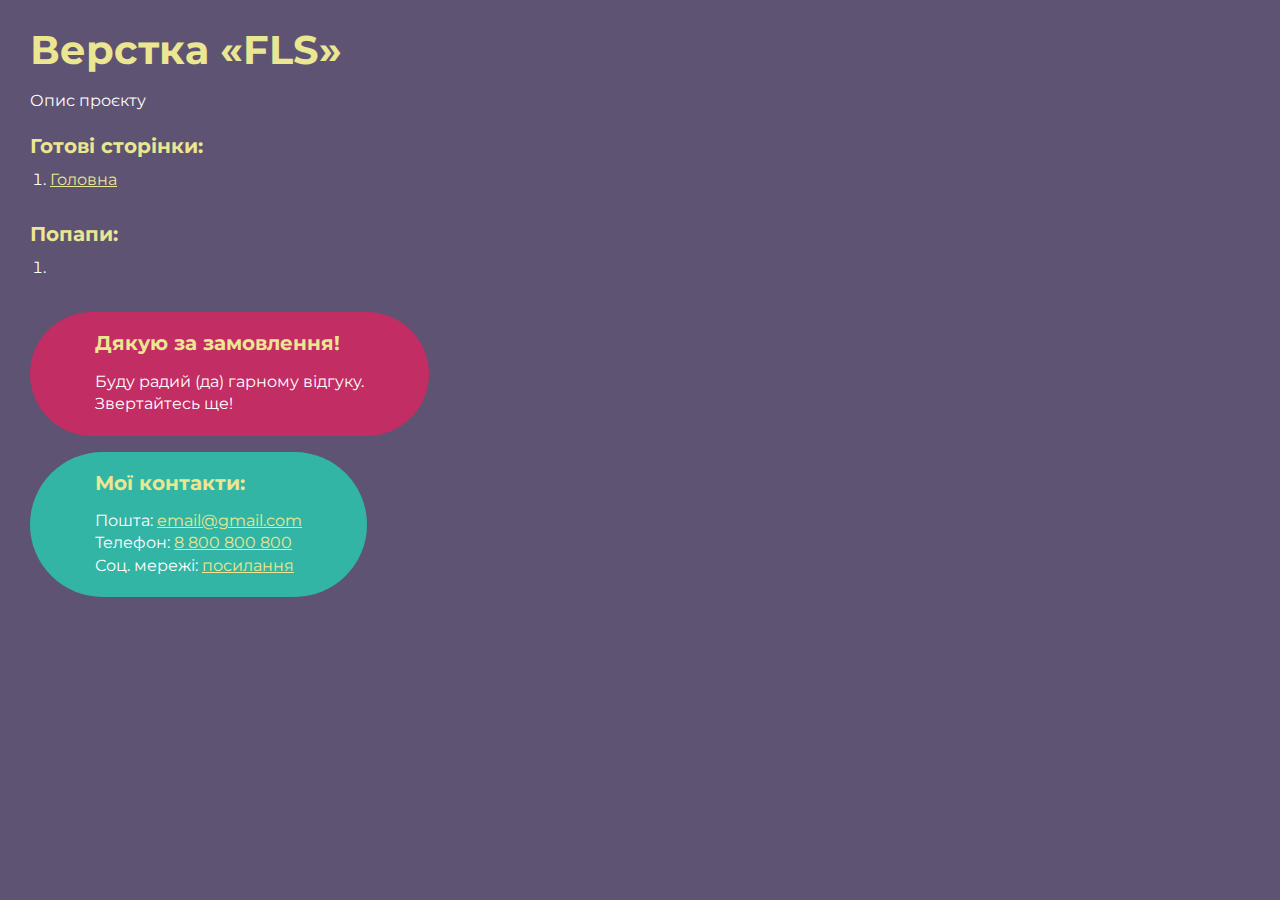
<file: index.html>
<!DOCTYPE html>
<html>

<head>
	<meta charset="UTF-8">
	<meta name="viewport" content="width=device-width, initial-scale=1.0">
	<title>Верстка «FLS»</title>
</head>

<body>
	<div class="rootpage">
		<h1>Верстка «FLS»</h1>
		<div class="rootpage__info">
			Опис проєкту
		</div>
		<h2>Готові сторінки:</h2>
		<ol class="rootpage__list">
			<li><a target="_blank" href="home.html">Головна</a></li>
		</ol>
		<h2>Попапи:</h2>
		<ol class="rootpage__list">
			<li><a target="_blank" href="home.html#"></a></li>
		</ol>
		<div class="rootpage__tnx">
			<h2>Дякую за замовлення!</h2>
			<p>Буду радий (да) гарному відгуку.</p>
			<p>Звертайтесь ще!</p>
		</div>
		<div class="rootpage__contacts">
			<h2>Мої контакти:</h2>
			<p>Пошта: <a href="mailto:email@gmail.com">email@gmail.com</a></p>
			<p>Телефон: <a href="tel:8800800800">8 800 800 800</a></p>
			<p>Соц. мережі: <a href="">посилання</a></p>
		</div>
	</div>
</body>
<style>
	@charset "UTF-8";
	@import url("https://fonts.googleapis.com/css?family=Montserrat:regular,700&display=swap");

	*,
	*::before,
	*::after {
		padding: 0px;
		margin: 0px;
		border: 0px;
		box-sizing: border-box;
	}

	html,
	body {
		height: 100%;
		margin: 0;
		padding: 0;
		min-width: 320px;
		width: 100%;
		color: #fff;
		background-color: #5e5373;
	}

	body {
		font-family: Montserrat;
		font-size: 100%;
		line-height: 1;
		font-size: 1rem;
	}

	a {
		text-decoration: underline;
		color: #ebe691
	}

	a:visited {
		text-decoration: underline;
		color: #aaa768;
	}

	a:hover {
		text-decoration: none;
	}

	ul li {
		list-style: none;
	}

	img {
		vertical-align: top;
	}

	.wrapper {
		width: 100%;
		min-height: 100%;
		overflow: hidden;
	}

	.rootpage {
		padding: 30px;
		display: flex;
		flex-direction: column;
		align-items: flex-start;
	}

	@media (max-width: 767px) {
		.rootpage {
			padding: 30px 15px;
		}
	}

	h1 {
		color: #ebe691;
		font-size: 2.5rem;
		margin: 0px 0px 1.25rem 0px;
	}

	@media (max-width: 767px) {
		h1 {
			font-size: 1.85rem;
			margin: 0px 0px 1.25rem 0px;
		}
	}

	h2 {
		color: #ebe691;
		font-size: 1.25rem;
		margin: 0px 0px 1rem 0px;
	}

	@media (max-width: 767px) {
		h2 {
			font-size: 1.125rem;
			margin: 0px 0px 1rem 0px;
		}
	}

	.rootpage__info {
		line-height: 140%;
		margin: 0px 0px 1.5rem 0px;
	}

	.rootpage__list {
		margin: 0px 0px 2.25rem 1.25rem;
	}

	.rootpage__list li:not(:last-child) {
		margin: 0px 0px 15px 0px;
	}

	.rootpage__contacts,
	.rootpage__tnx {
		border-radius: 200px;
		padding: 20px 65px;
		line-height: 140%;
	}

	@media (max-width: 767px) {

		.rootpage__contacts,
		.rootpage__tnx {
			border-radius: 40px;
			padding: 20px;
		}
	}

	.rootpage__contacts {
		background: #32b5a4;

	}

	.rootpage__contacts a {
		color: #ebe691;
	}

	.rootpage__tnx {
		background: #c22d63;
		margin: 0px 0px 1rem 0px;
	}
</style>

</html>
</file>
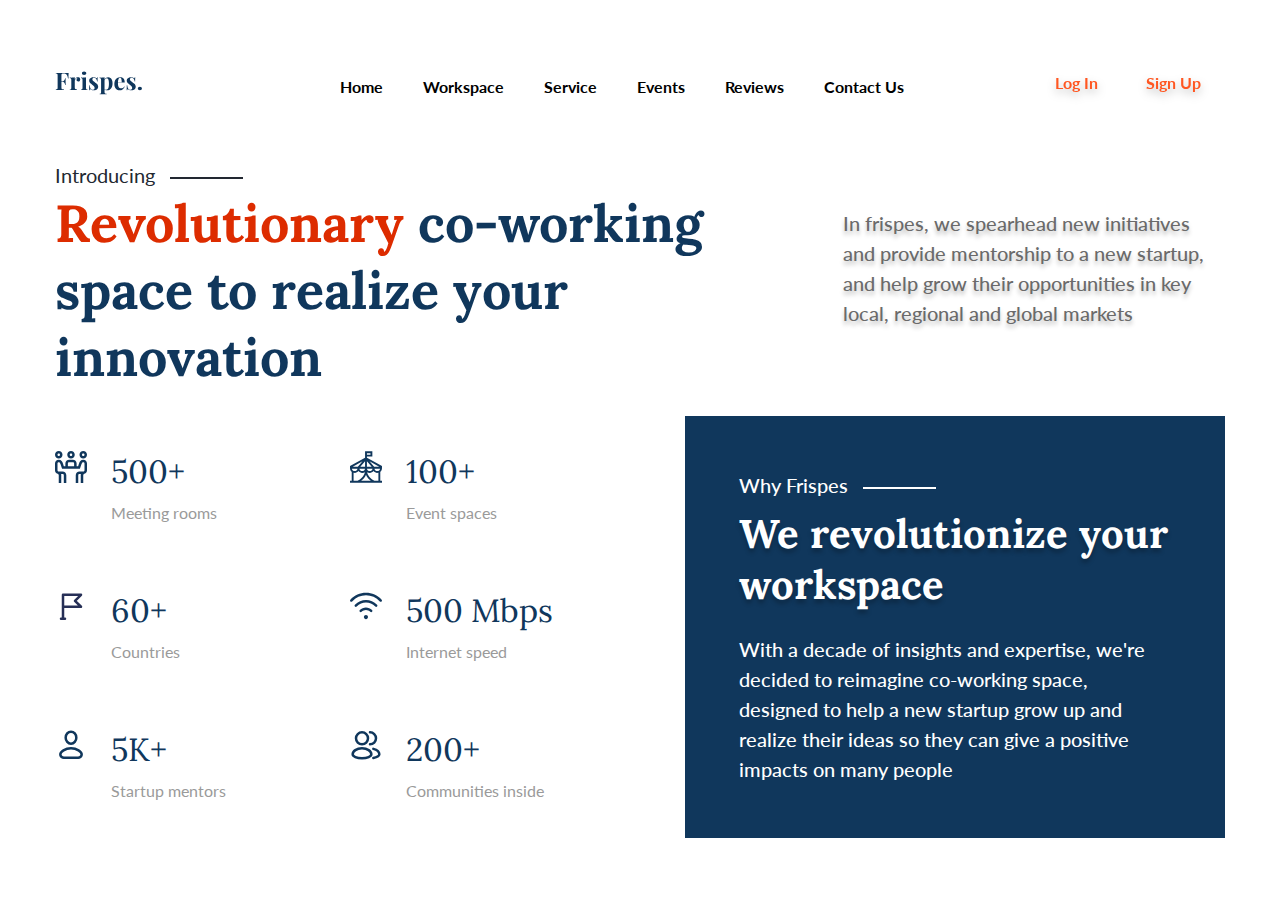
<file: home.html>
<!DOCTYPE html>
<html lang="ru">

<head>
	<title>Главная</title>
	<meta charset="UTF-8">
	<meta name="format-detection" content="telephone=no">
	<!-- <style>body{opacity: 0;}</style> -->
	<link rel="stylesheet" href="css/style.min.css?_v=20220911130303">
	<link rel="shortcut icon" href="favicon.ico">
	<!-- <meta name="robots" content="noindex, nofollow"> -->
	<meta name="viewport" content="width=device-width, initial-scale=1.0">
</head>

<body>
	<div class="wrapper">
		<header class="header">
			<div class="header__container">
				<div class="header__logo">
					<a href="">
						<img src="img/FrispesLogo.svg" img>
					</a>
				</div>
				<div class="header__menu">
					<nav>
						<ul>
							<li class="header__link"><a href="">Home</a></li>
							<li class="header__link"><a href="">Workspace</a></li>
							<li class="header__link"><a href="">Service</a></li>
							<li class="header__link"><a href="">Events</a></li>
							<li class="header__link"><a href="">Reviews</a></li>
							<li class="header__link"><a href="">Contact Us</a></li>
						</ul>
					</nav>
				</div>
				<div class="header__registering">
					<a href="">Log In</a>
					<a href="">Sign Up</a>
				</div>
				<div class="header__bottom">
					<a href="">
						<span></span>
						<span></span>
						<span></span>
					</a>
				</div>
			</div>
		</header>

		<main class="page">
			<div class="introducing">
				<div class="introducing__container">
					<div class="introducing__header title">
						<h2>Introducing</h2>
					</div>
					<div class="introducing__rou">
						<div class="introducing__title">
							<h1><span>Revolutionary</span> co-working space to realize your innovation</h1>
						</div>
						<p class="introducing__text">In frispes, we spearhead new initiatives and provide mentorship to a new startup, and help grow their opportunities in
							key local, regional and global markets</p>
					</div>
				</div>
			</div>
			<div class="frispes">
				<div class="frispes__container">
					<div class="frispes__post">
						<div class="frispes__block">
							<img src="img/icon/meeting-room 1.svg" alt="">
							<div class="frispes__paragraph">
								<h3>500+</h3>
								<p>Meeting rooms</p>
							</div>
						</div>
						<div class="frispes__block">
							<img src="img/icon/circus 1.svg" alt="">
							<div class="frispes__paragraph">
								<h3>100+</h3>
								<p>Event spaces</p>
							</div>
						</div>
						<div class="frispes__block">
							<img src="img/icon/Flag.svg" alt="">
							<div class="frispes__paragraph">
								<h3>60+</h3>
								<p>Countries</p>
							</div>
						</div>
						<div class="frispes__block">
							<img src="img/icon/wifi 1.svg" alt="">
							<div class="frispes__paragraph">
								<h3>500 Mbps</h3>
								<p>Internet speed</p>
							</div>
						</div>
						<div class="frispes__block">
							<img src="img/icon/User 24px.svg" alt="">
							<div class="frispes__paragraph">
								<h3>5K+</h3>
								<p>Startup mentors</p>
							</div>
						</div>
						<div class="frispes__block">
							<img src="img/icon/User 24_2px.svg" alt="">
							<div class="frispes__paragraph">
								<h3>200+</h3>
								<p>Communities inside</p>
							</div>
						</div>
					</div>
					<div class="frispes__body">
						<div class="frispes__title title">
							<h2>Why Frispes</h2>
						</div>
						<div class="frispes__sub-title">We revolutionize your workspace</div>
						<p>With a decade of insights and expertise, we're decided to reimagine co-working space, designed to help a new startup
							grow up and realize their ideas so they can give a positive impacts on many people</p>
					</div>
				</div>
			</div>
		</main>
		<footer class="footer">
			<div class="footer__container">
			</div>
		</footer>
	</div>
	<!-- <div id="popup" aria-hidden="true" class="popup">
	<div class="popup__wrapper">
		<div class="popup__content">
			<button data-close type="button" class="popup__close">Закрыть</button>
			<div class="popup__text">
				Text
			</div>
		</div>
	</div>
</div> -->
	<script src="js/app.min.js?_v=20220911130303"></script>
</body>

</html>
</file>
<file: css/style.min.css>
@charset "UTF-8";@import url(https://fonts.googleapis.com/css?family=Lato:100,100italic,300,300italic,regular,italic,700,700italic,900,900italic&display=swap);@import url(https://fonts.googleapis.com/css?family=Lora:regular,500,600,700,italic,500italic,600italic,700italic&display=swap);*{padding:0;margin:0;border:0}*,:after,:before{-webkit-box-sizing:border-box;box-sizing:border-box}body,html{height:100%;min-width:320px}body{color:#000;line-height:1;font-family:Lato;font-size:.875rem;-ms-text-size-adjust:100%;-moz-text-size-adjust:100%;-webkit-text-size-adjust:100%;-webkit-font-smoothing:antialiased;-moz-osx-font-smoothing:grayscale}button,input,textarea{font-family:Lato;font-size:inherit}button{cursor:pointer;color:inherit;background-color:inherit}a{color:inherit}a:link,a:visited{text-decoration:none}a:hover{text-decoration:none}ul li{list-style:none}img{vertical-align:top}h1,h2,h3,h4,h5,h6{font-weight:inherit;font-size:inherit}.lock body{overflow:hidden;-ms-touch-action:none;touch-action:none;-ms-scroll-chaining:none;overscroll-behavior:none}.wrapper{min-height:100%;display:-webkit-box;display:-ms-flexbox;display:flex;-webkit-box-orient:vertical;-webkit-box-direction:normal;-ms-flex-direction:column;flex-direction:column;overflow:hidden}.wrapper>main{-webkit-box-flex:1;-ms-flex:1 1 auto;flex:1 1 auto}.wrapper>*{min-width:0}[class*=__container]{margin:0 auto;max-width:73.125rem;-webkit-box-sizing:content-box;box-sizing:content-box}[class*=-ibg]{position:relative}[class*=-ibg] img{position:absolute;width:100%;height:100%;top:0;left:0;-o-object-fit:cover;object-fit:cover}[class*=-ibg_contain] img{-o-object-fit:contain;object-fit:contain}.header{padding:61px 0 0 0}.header__container{display:-webkit-box;display:-ms-flexbox;display:flex;-webkit-box-pack:justify;-ms-flex-pack:justify;justify-content:space-between;-webkit-box-align:center;-ms-flex-align:center;align-items:center}.header__logo{margin:0 20px 0 0}.header__menu{margin:0 -51.5px -8px 0;font-weight:700}.header__menu ul{display:-webkit-box;display:-ms-flexbox;display:flex}.header__link{margin-right:40px;font-size:16px;line-height:28px}.header__link a{white-space:nowrap}.header__link:last-child{margin:0}.header__registering{display:-webkit-box;display:-ms-flexbox;display:flex}.header__registering a{font-weight:700;font-size:16px;line-height:19px;display:inline-block;padding:12px 24px;color:#ff5722;-webkit-filter:drop-shadow(0 4px 4px rgba(0, 0, 0, .25));filter:drop-shadow(0 4px 4px rgba(0, 0, 0, .25));-webkit-transition:.4s linear;-o-transition:.4s linear;transition:.4s linear}.header__registering a:hover{color:#fff;background:#ff5722;-webkit-box-shadow:0 4px 16px rgba(255,87,34,.32);box-shadow:0 4px 16px rgba(255,87,34,.32)}.header__bottom{display:none;width:43px;height:43px;padding:10px;position:relative}.header__bottom span{position:absolute;width:60%;height:2px;background:#ff5722;-webkit-box-shadow:0 4px 16px rgba(255,87,34,.32);box-shadow:0 4px 16px rgba(255,87,34,.32)}.header__bottom span:first-child{top:20%;left:20%}.header__bottom span:nth-child(2){top:47%;left:20%}.header__bottom span:last-child{bottom:20%;left:20%}.page{margin:56px 0 0 0}.introducing__container{display:-webkit-box;display:-ms-flexbox;display:flex;-webkit-box-orient:vertical;-webkit-box-direction:normal;-ms-flex-direction:column;flex-direction:column}.frispes__title,.introducing__header{font-size:20px;line-height:30px;color:#222831;display:-webkit-box;display:-ms-flexbox;display:flex;-webkit-box-align:center;-ms-flex-align:center;align-items:center}.frispes__title h2,.introducing__header h2{margin:0 15px 0 0}.frispes__title::after,.introducing__header::after{content:"";margin:5px 0 0 0;width:73px;height:2px;background:#222831}.introducing__rou{display:-webkit-box;display:-ms-flexbox;display:flex;-webkit-box-pack:justify;-ms-flex-pack:justify;justify-content:space-between;-ms-flex-wrap:wrap;flex-wrap:wrap}.introducing__title{font-family:Lora;font-weight:700;font-size:52px;line-height:67px;color:#10375c;-webkit-box-flex:0;-ms-flex:0 1 667px;flex:0 1 667px}.introducing__title span{color:#dd2c00}.introducing__text{font-weight:500;font-size:20px;line-height:150%;color:#6a6a6a;text-shadow:0 4px 4px rgba(0,0,0,.25);-webkit-box-flex:0;-ms-flex:0 1 382px;flex:0 1 382px;margin:18px 0 0 0}.frispes{margin:25px 0 25px 0}.frispes__container{display:-webkit-box;display:-ms-flexbox;display:flex;-webkit-box-align:center;-ms-flex-align:center;align-items:center;-webkit-box-pack:justify;-ms-flex-pack:justify;justify-content:space-between;-ms-flex-wrap:wrap;flex-wrap:wrap}.frispes__post{-webkit-box-flex:0;-ms-flex:0 1 500px;flex:0 1 500px;display:-webkit-box;display:-ms-flexbox;display:flex;-webkit-box-pack:justify;-ms-flex-pack:justify;justify-content:space-between;-ms-flex-wrap:wrap;flex-wrap:wrap}.frispes__block{margin:32px 0;display:-webkit-box;display:-ms-flexbox;display:flex;-webkit-box-flex:0;-ms-flex:0 1 205px;flex:0 1 205px;max-height:75px;-webkit-box-align:start;-ms-flex-align:start;align-items:start}.frispes__block img{margin:0 24px 0 0}.frispes__paragraph{display:-webkit-box;display:-ms-flexbox;display:flex;-webkit-box-orient:vertical;-webkit-box-direction:normal;-ms-flex-direction:column;flex-direction:column}.frispes__paragraph h3{font-family:Lora;font-weight:400;font-size:32px;line-height:41px;color:#10375c;margin:0 0 8px 0}.frispes__paragraph p{font-weight:400;font-size:16px;line-height:26px;color:#9a9a9a}.frispes__body{-webkit-box-flex:0;-ms-flex:0 1 540px;flex:0 1 540px;padding:54px;color:#fff;background:#10375c;font-size:20px;line-height:30px}.frispes__title{color:#fff;font-weight:500;margin:0 0 8px 0}.frispes__title::after{content:"";background:#fff}.frispes__sub-title{font-family:Lora;font-weight:700;font-size:40px;line-height:51px;text-shadow:0 4px 4px rgba(0,0,0,.25);margin:0 0 24px 0}.frispes__sub-title+p{font-family:Lato;font-style:normal;font-weight:500}h2.title{margin:0 15px 0 0}@media (max-width:75em){[class*=__container]{max-width:60.625rem}}@media (max-width:1200px){.header__link{margin-right:20px}.introducing__title{-webkit-box-flex:0;-ms-flex:0 1 auto;flex:0 1 auto}.introducing__text{-webkit-box-flex:0;-ms-flex:0 1 auto;flex:0 1 auto}.frispes__post{-webkit-box-flex:0;-ms-flex:0 1 430px;flex:0 1 430px}.frispes__body{-webkit-box-flex:0;-ms-flex:0 1 520px;flex:0 1 520px}}@media (max-width:991px){.header__menu ul{-webkit-box-orient:vertical;-webkit-box-direction:normal;-ms-flex-direction:column;flex-direction:column}.header__menu{display:none;position:absolute;background-color:rgba(211,209,209,.8);z-index:2;width:100%;top:0;text-align:center;margin:0 -15px;overflow:auto}.header__link{margin:0}.header__link a{display:inline-block;padding:10px 0}.header__registering a{padding:12px}.header__bottom{display:block}.frispes__post{-webkit-box-flex:0;-ms-flex:0 1 auto;flex:0 1 auto}.frispes__body{-webkit-box-flex:0;-ms-flex:0 1 100%;flex:0 1 100%;padding:20px}}@media (max-width:439px){.frispes__block{-webkit-box-flex:0;-ms-flex:0 1 50%;flex:0 1 50%}.frispes__paragraph h3{font-size:20px}}@media (max-width:61.99875em){[class*=__container]{max-width:46.875rem}}@media (max-width:47.99875em){[class*=__container]{max-width:none;padding:0 .9375rem}}
</file>
